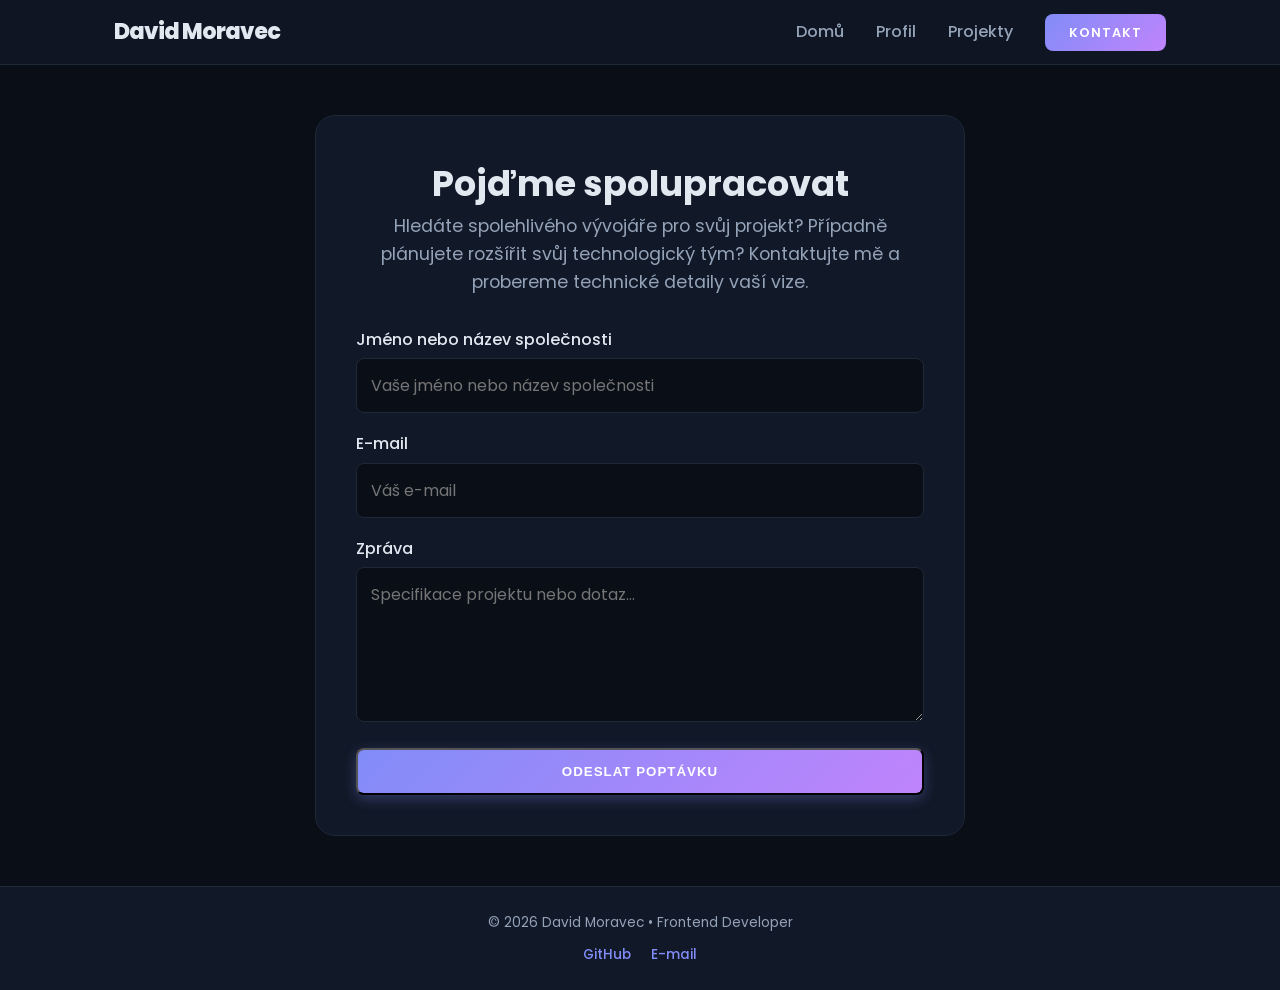
<file: kontakt.html>
<!DOCTYPE html>
<html lang="cs">
<head>
    <meta charset="UTF-8">
    <meta name="viewport" content="width=device-width, initial-scale=1.0">
    <meta name="description" content="Kontaktujte Davida Moravce ohledně tvorby webových stránek a frontend projektů.">
    <title>Kontakt | Portfolio</title>
    <link rel="preconnect" href="https://fonts.googleapis.com">
    <link rel="preconnect" href="https://fonts.gstatic.com" crossorigin>
    <link href="https://fonts.googleapis.com/css2?family=Poppins:wght@300;400;500;600;700;800&display=swap" rel="stylesheet">
    <link rel="stylesheet" href="style.css">
</head>
<body>

    <header class="header">
        <nav class="nav container">
            <a href="index.html" class="logo">David <span class="accent">Moravec</span></a>
            <button
               class="hamburger"
               id="hamburger"
               type="button"
               aria-label="Otevřít navigační menu"
               aria-expanded="false"
               aria-controls="nav-list">
               <span></span>
               <span></span>
               <span></span>
            </button>
            <ul class="nav-list" id="nav-list">
                <li><a href="index.html" class="nav-link">Domů</a></li>
                <li><a href="omne.html" class="nav-link">Profil</a></li>
                <li><a href="projekty.html" class="nav-link">Projekty</a></li>
                <li><a href="kontakt.html" class="nav-link btn-contact active">Kontakt</a></li>
            </ul>
        </nav>
    </header>

    <main class="page-content">
        <section class="contact container reveal">
            <div class="contact-box">
                <h2 class="section-title">Pojďme spolupracovat</h2>
                <p class="contact-subtitle">Hledáte spolehlivého vývojáře pro svůj projekt? Případně plánujete rozšířit svůj technologický tým? Kontaktujte mě a probereme technické detaily vaší vize.</p>
                
<form action="https://formspree.io/f/myknpged" method="POST" class="contact-form">
    <div class="form-group">
        <label for="name">Jméno nebo název společnosti</label>
        <input
            type="text"
            id="name"
            name="name"
            placeholder="Vaše jméno nebo název společnosti"
            autocomplete="name"
            required>
    </div>

    <div class="form-group">
        <label for="email">E-mail</label>
        <input
            type="email"
            id="email"
            name="email"
            placeholder="Váš e-mail"
            autocomplete="email"
            required>
    </div>

    <div class="form-group">
        <label for="message">Zpráva</label>
        <textarea
            id="message"
            name="message"
            rows="5"
            placeholder="Specifikace projektu nebo dotaz..."
            required></textarea>
    </div>

    <button type="submit" class="btn btn-primary full-width">Odeslat poptávku</button>
</form>
            </div>
        </section>
    </main>

   <footer class="footer">
    <div class="container">
        <p>&copy; 2026 David Moravec • Frontend Developer</p>

        <div class="social-links">
            <a href="https://github.com/Sedrik544"
               target="_blank"
               rel="noopener noreferrer">
                GitHub
            </a>

            <a href="mailto:moravecdaja@gmail.com">
                E-mail
            </a>
        </div>
    </div>
</footer>

    <script src="script.js"></script>
</body>
</html>
</file>
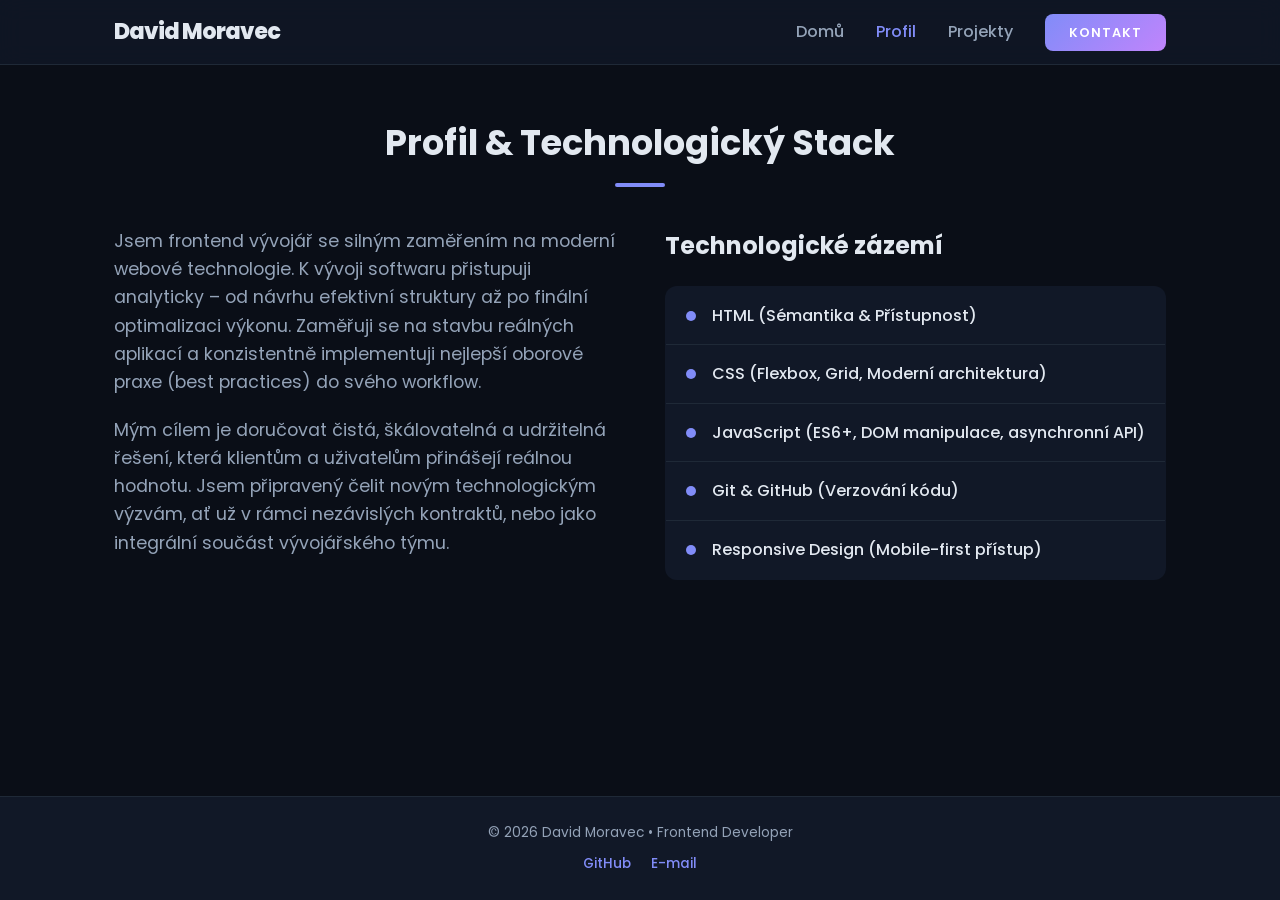
<file: omne.html>
<!DOCTYPE html>
<html lang="cs">
<head>
    <meta charset="UTF-8">
    <meta name="viewport" content="width=device-width, initial-scale=1.0">
    <meta name="description" content="Profil Davida Moravce, frontend vývojáře se zaměřením na HTML, CSS, JavaScript a responzivní design.">
    <title>Profil | Portfolio</title>
    <link rel="preconnect" href="https://fonts.googleapis.com">
    <link rel="preconnect" href="https://fonts.gstatic.com" crossorigin>
    <link href="https://fonts.googleapis.com/css2?family=Poppins:wght@300;400;500;600;700;800&display=swap" rel="stylesheet">
    <link rel="stylesheet" href="style.css">
</head>
<body>

    <header class="header">
        <nav class="nav container">
            <a href="index.html" class="logo">David <span class="accent">Moravec</span></a>
            <button
    class="hamburger"
    id="hamburger"
    type="button"
    aria-label="Otevřít navigační menu"
    aria-expanded="false"
    aria-controls="nav-list">
    <span></span>
    <span></span>
    <span></span>
</button>
            <ul class="nav-list" id="nav-list">
                <li><a href="index.html" class="nav-link">Domů</a></li>
                <li><a href="omne.html" class="nav-link active">Profil</a></li>
                <li><a href="projekty.html" class="nav-link">Projekty</a></li>
                <li><a href="kontakt.html" class="nav-link btn-contact">Kontakt</a></li>
            </ul>
        </nav>
    </header>

    <main class="page-content">
        <section class="about container reveal">
            <div class="section-header">
                <h2 class="section-title">Profil & Technologický Stack</h2>
                <div class="title-line"></div>
            </div>
            <div class="about-grid">
                <div class="about-info">
                    <p>Jsem frontend vývojář se silným zaměřením na moderní webové technologie. K vývoji softwaru přistupuji analyticky – od návrhu efektivní struktury až po finální optimalizaci výkonu. Zaměřuji se na stavbu reálných aplikací a konzistentně implementuji nejlepší oborové praxe (best practices) do svého workflow.</p>
                    <p>Mým cílem je doručovat čistá, škálovatelná a udržitelná řešení, která klientům a uživatelům přinášejí reálnou hodnotu. Jsem připravený čelit novým technologickým výzvám, ať už v rámci nezávislých kontraktů, nebo jako integrální součást vývojářského týmu.</p>
                </div>
                <div class="about-skills">
                    <h3 class="skills-subtitle">Technologické zázemí</h3>
                    <div class="skills-table-container">
                        <table class="skills-table">
                            <tr><td><i class="dot"></i> HTML (Sémantika & Přístupnost)</td></tr>
                            <tr><td><i class="dot"></i> CSS (Flexbox, Grid, Moderní architektura)</td></tr>
                            <tr><td><i class="dot"></i> JavaScript (ES6+, DOM manipulace, asynchronní API)</td></tr>
                            <tr><td><i class="dot"></i> Git & GitHub (Verzování kódu)</td></tr>
                            <tr><td><i class="dot"></i> Responsive Design (Mobile-first přístup)</td></tr>
                        </table>
                    </div>
                </div>
            </div>
        </section>
    </main>

   <footer class="footer">
    <div class="container">
        <p>&copy; 2026 David Moravec • Frontend Developer</p>

        <div class="social-links">
            <a href="https://github.com/Sedrik544"
               target="_blank"
               rel="noopener noreferrer">
                GitHub
            </a>

            <a href="mailto:moravecdaja@gmail.com">
                E-mail
            </a>
        </div>
    </div>
</footer>

    <script src="script.js"></script>
</body>
</html>
</file>
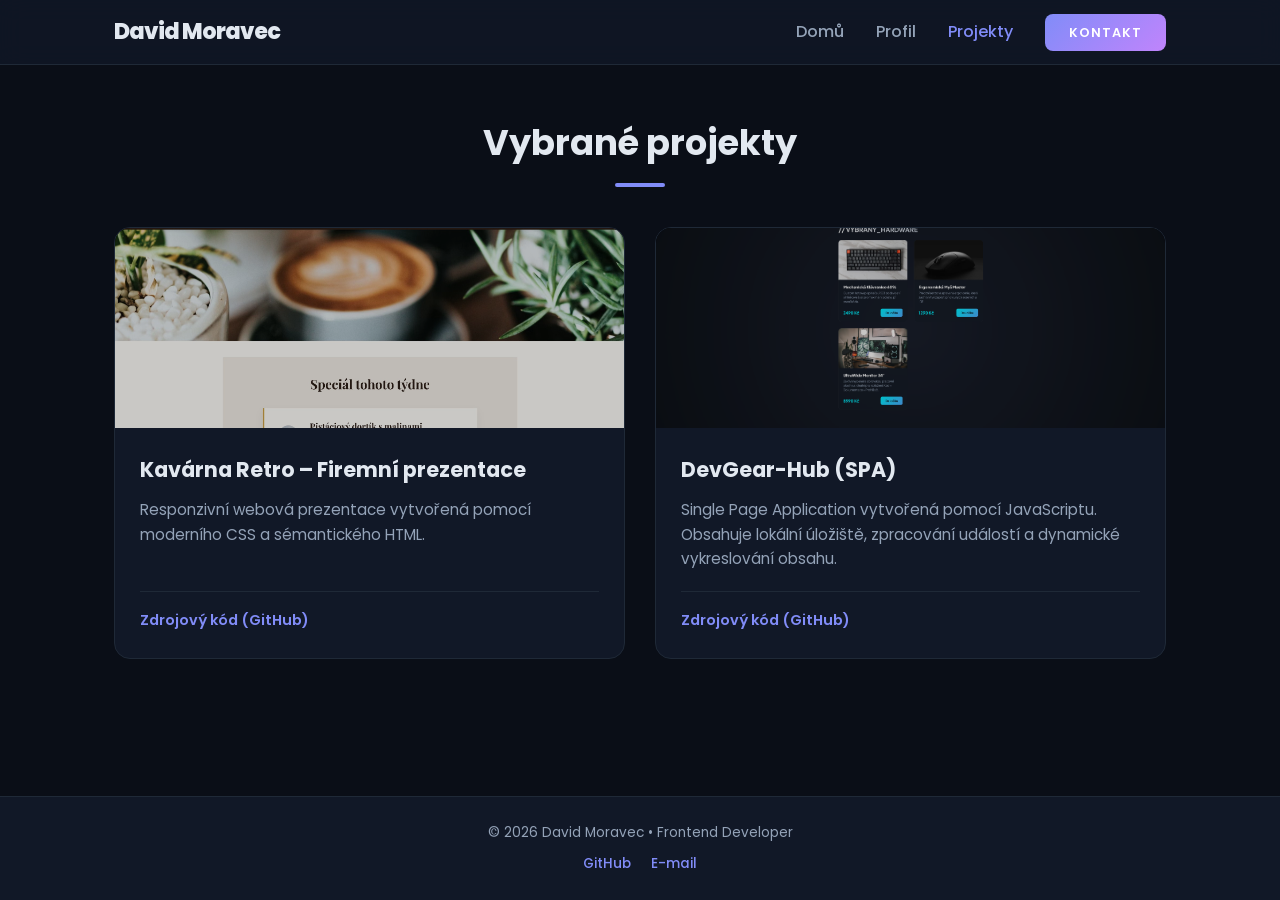
<file: projekty.html>
<!DOCTYPE html>
<html lang="cs">
<head>
    <meta charset="UTF-8">
    <meta name="viewport" content="width=device-width, initial-scale=1.0">
    <meta name="description" content="Ukázky projektů Davida Moravce – moderní webové stránky a JavaScriptové aplikace.">
    <title>Projekty | Portfolio</title>
    <link rel="preconnect" href="https://fonts.googleapis.com">
    <link rel="preconnect" href="https://fonts.gstatic.com" crossorigin>
    <link href="https://fonts.googleapis.com/css2?family=Poppins:wght@300;400;500;600;700;800&display=swap" rel="stylesheet">
    <link rel="stylesheet" href="style.css">
</head>
<body>

    <header class="header">
        <nav class="nav container">
            <a href="index.html" class="logo">David <span class="accent">Moravec</span></a>
           <button
    class="hamburger"
    id="hamburger"
    type="button"
    aria-label="Otevřít navigační menu"
    aria-expanded="false"
    aria-controls="nav-list">
    <span></span>
    <span></span>
    <span></span>
</button>
            <ul class="nav-list" id="nav-list">
                <li><a href="index.html" class="nav-link">Domů</a></li>
                <li><a href="omne.html" class="nav-link">Profil</a></li>
                <li><a href="projekty.html" class="nav-link active">Projekty</a></li>
                <li><a href="kontakt.html" class="nav-link btn-contact">Kontakt</a></li>
            </ul>
        </nav>
    </header>

    <main class="page-content">
        <section class="projects container reveal">
            <div class="section-header">
                <h2 class="section-title">Vybrané projekty</h2>
                <div class="title-line"></div>
            </div>
<div class="projects-grid">

    <article class="project-card">
        <div class="project-img-wrapper">
            <img
                src="screenshot1.jpg"
                alt="Web pro Kavárnu"
                loading="lazy">

            <div class="overlay">
                <a
                    href="https://sedrik544.github.io/moje-kavarna/"
                    target="_blank"
                    rel="noopener noreferrer"
                    class="overlay-link">
                    Live produkce
                </a>
            </div>
        </div>

        <div class="project-body">
            <h3>Kavárna Retro – Firemní prezentace</h3>

            <p>
                Responzivní webová prezentace vytvořená pomocí moderního CSS
                a sémantického HTML.
            </p>

            <div class="project-footer">
                <a
                    href="https://github.com/sedrik544/moje-kavarna"
                    target="_blank"
                    rel="noopener noreferrer"
                    class="github-link">
                    Zdrojový kód (GitHub)
                </a>
            </div>
        </div>
    </article>

    <article class="project-card">
        <div class="project-img-wrapper">
            <img
                src="devgear-hub.png"
                alt="DevGear-Hub aplikace"
                loading="lazy">

            <div class="overlay">
                <a
                    href="https://sedrik544.github.io/DevGear-Hub/"
                    target="_blank"
                    rel="noopener noreferrer"
                    class="overlay-link">
                    Live produkce
                </a>
            </div>
        </div>

        <div class="project-body">
            <h3>DevGear-Hub (SPA)</h3>

            <p>
                Single Page Application vytvořená pomocí JavaScriptu.
                Obsahuje lokální úložiště, zpracování událostí a dynamické
                vykreslování obsahu.
            </p>

            <div class="project-footer">
                <a
                    href="https://github.com/sedrik544/DevGear-Hub"
                    target="_blank"
                    rel="noopener noreferrer"
                    class="github-link">
                    Zdrojový kód (GitHub)
                </a>
            </div>
        </div>
    </article>

</div>
        </section>
    </main>

   <footer class="footer">
    <div class="container">
        <p>&copy; 2026 David Moravec • Frontend Developer</p>

        <div class="social-links">
            <a href="https://github.com/Sedrik544"
               target="_blank"
               rel="noopener noreferrer">
                GitHub
            </a>

            <a href="mailto:moravecdaja@gmail.com">
                E-mail
            </a>
        </div>
    </div>
</footer>

    <script src="script.js"></script>
</body>
</html>
</file>
<file: style.css>
/* --- CSS RESET & VARIABLES --- */
:root {
    /* HLAVNÍ PALETA - Midnight Executive */
    --bg-body: #0a0e17;      /* Skoro černá s nádechem modré - zabije prázdnotu */
    --bg-card: #111827;      /* Karty, header - o stupeň světlejší pro hloubku */
    --primary: #818cf8;      /* Neonově fialová - moderní, prémiový akcent */
    --primary-hover: #a5b4fc;
    
    /* TEXTOVÁ PALETA - Perfektní čitelnost na temném */
    --text-main: #e2e8f0;    /* Hlavní text - jemně šedobílá, neštípe do očí */
    --text-light: #94a3b8;   /* Popisky, vedlejší text - tlumená břidlicová */
    --white: #ffffff;
    
    /* DEKORATIVNÍ PRVKY */
    --border: #1f2937;       /* Velmi tmavé čáry - jemné oddělení */
    --accent-gradient: linear-gradient(135deg, #818cf8 0%, #c084fc 100%);
    
    /* EFEKTY */
    --shadow-lg: 0 20px 25px -5px rgba(0, 0, 0, 0.5); /* Hlubší stíny pro temný režim */
    --transition: all 0.2s ease-in-out; /* Rychlejší, dravější animace */
}

* { margin: 0; padding: 0; box-sizing: border-box; }
html { scroll-behavior: smooth; }

body {
    font-family: 'Poppins', sans-serif;
    color: var(--text-main);
    background-color: var(--bg-body);
    line-height: 1.6;
    overflow-x: hidden;
    display: flex;
    flex-direction: column;
    min-height: 100vh;
}

main { flex: 1; }
.page-content { padding: 50px 0; }
.container { max-width: 1100px; margin: 0 auto; padding: 0 24px; }

/* --- HEADER & NAVIGATION (Glassmorphism efekt) --- */
.header {
    background: rgba(17, 24, 39, 0.8); /* Průhlednější pro moderní vibe */
    backdrop-filter: blur(12px);
    position: sticky;
    top: 0;
    z-index: 1000;
    border-bottom: 1px solid var(--border);
    padding: 14px 0;
}

.nav { display: flex; justify-content: space-between; align-items: center; }
.logo { font-size: 1.4rem; font-weight: 800; text-decoration: none; color: var(--text-main); letter-spacing: -1px;}
.nav-list { display: flex; list-style: none; gap: 32px; align-items: center; transition: var(--transition); }
.nav-link { text-decoration: none; color: var(--text-light); font-weight: 500; transition: var(--transition); }
.nav-link:hover, .nav-link.active { color: var(--primary); }

.btn-contact { background: var(--accent-gradient); color: var(--white) !important; padding: 10px 24px; border-radius: 8px; font-weight: 600; text-transform: uppercase; font-size: 0.8rem; letter-spacing: 1px;}
.btn-contact:hover { transform: translateY(-2px); box-shadow: 0 5px 15px rgba(129, 140, 248, 0.4); }

/* Hamburger Menu (Mobile) */
.hamburger { display: none; flex-direction: column; cursor: pointer; gap: 5px; z-index: 1001; }
.hamburger span { width: 25px; height: 3px; background-color: var(--text-main); border-radius: 2px; transition: var(--transition); }

/* --- HERO SECTION (Asymetrický, dynamický layout) --- */
.hero { 
    padding: 100px 0 60px;
    text-align: center;
    position: relative;
    /* Barevná skvrna na pozadí, která zaplní prázdnotu */
    background: radial-gradient(circle at 50% 10%, rgba(129, 140, 248, 0.15) 0%, var(--bg-body) 60%);
}

.badge { display: inline-block; background: rgba(129, 140, 248, 0.1); color: var(--primary); padding: 6px 16px; border-radius: 30px; font-weight: 600; font-size: 0.8rem; margin-bottom: 20px; border: 1px solid rgba(129, 140, 248, 0.2); }
.hero-title { font-size: clamp(2.5rem, 6vw, 4.2rem); font-weight: 800; margin-bottom: 16px; color: var(--text-main); line-height: 1.1; letter-spacing: -2px; }
.hero-text { font-size: 1.2rem; color: var(--text-light); max-width: 650px; margin: 0 auto 35px; }
.hero-btns { display: flex; gap: 16px; justify-content: center; flex-wrap: wrap; margin-bottom: 50px; }

/* --- FOTKA V HERO (Čistá, s efektem "okna") --- */
.hero-image-wrapper {
    max-width: 800px;
    margin: 0 auto;
    border-radius: 16px;
    overflow: hidden;
    box-shadow: 0 30px 60px -12px rgba(0, 0, 0, 0.7); /* Hluboký stín */
    border: 4px solid var(--bg-card); /* Vypadá to jako rámeček okna */
}

.hero-img {
    width: 100%;
    height: auto;
    display: block;
    transition: transform 0.5s;
}

.hero-image-wrapper:hover .hero-img {
    transform: scale(1.02);
}

/* --- BUTTONS --- */
.btn { display: inline-block; padding: 14px 32px; border-radius: 8px; text-decoration: none; font-weight: 600; transition: var(--transition); text-align: center; cursor: pointer; }
.btn-primary { background: var(--accent-gradient); color: var(--white); box-shadow: 0 4px 14px rgba(129, 140, 248, 0.3); }
.btn-primary:hover { transform: translateY(-3px); box-shadow: 0 6px 20px rgba(129, 140, 248, 0.5); }
.btn-outline { border: 2px solid var(--border); color: var(--text-main); background: transparent; }
.btn-outline:hover { border-color: var(--primary); color: var(--primary); background: rgba(129, 140, 248, 0.05); }
.full-width { width: 100%; }

/* --- ANIMACE (REVEAL & TYPING) --- */
.reveal { opacity: 0; transform: translateY(30px); transition: all 0.6s cubic-bezier(0.2, 0.8, 0.2, 1); }
.reveal.active { opacity: 1; transform: translateY(0); }

#typewriter::after { content: '|'; animation: blink 0.8s infinite; color: var(--primary); font-weight: 300; }
@keyframes blink { 0%, 100% { opacity: 1; } 50% { opacity: 0; } }

/* --- SECTION HEADERS --- */
.section-header { margin-bottom: 40px; text-align: center; }
.section-title { font-size: 2.2rem; font-weight: 700; color: var(--text-main); }
.title-line { width: 50px; height: 4px; background: var(--primary); margin: 12px auto 0; border-radius: 2px; }

/* --- ABOUT SECTION --- */
.about-grid { display: grid; grid-template-columns: 1fr 1fr; gap: 50px; align-items: start; }
.about-info p { font-size: 1.1rem; color: var(--text-light); margin-bottom: 20px; }
.skills-subtitle { font-size: 1.5rem; margin-bottom: 20px; color: var(--text-main); }
.skills-table { width: 100%; border-collapse: collapse; background: var(--bg-card); border: 1px solid var(--border); border-radius: 12px; overflow: hidden; }
.skills-table td { padding: 16px 20px; border-bottom: 1px solid var(--border); font-weight: 500; color: var(--text-main); }
.skills-table tr:last-child td { border-bottom: none; }
.skills-table tr:hover { background: rgba(129, 140, 248, 0.05); }
.dot { display: inline-block; width: 10px; height: 10px; background: var(--primary); border-radius: 50%; margin-right: 12px; }

/* --- PROJECTS SECTION --- */
.projects-grid { display: grid; grid-template-columns: repeat(auto-fit, minmax(320px, 1fr)); gap: 30px; }
.project-card { background: var(--bg-card); border-radius: 16px; border: 1px solid var(--border); overflow: hidden; transition: var(--transition); display: flex; flex-direction: column; }
.project-card:hover { transform: translateY(-8px); box-shadow: var(--shadow-lg); border-color: rgba(129, 140, 248, 0.3); }
.project-img-wrapper { height: 200px; background: #000; position: relative; overflow: hidden; }
.project-img-wrapper img { width: 100%; height: 100%; object-fit: cover; transition: transform 0.5s; opacity: 0.8; }
.project-card:hover .project-img-wrapper img { transform: scale(1.05); opacity: 1; }

.overlay { position: absolute; top: 0; left: 0; width: 100%; height: 100%; background: rgba(15, 23, 42, 0.85); display: flex; align-items: center; justify-content: center; opacity: 0; transition: var(--transition); backdrop-filter: blur(3px); }
.project-card:hover .overlay { opacity: 1; }
.overlay-link { color: var(--white); border: 2px solid var(--white); padding: 10px 24px; text-decoration: none; border-radius: 8px; font-weight: 600; text-transform: uppercase; font-size: 0.8rem; letter-spacing: 1px; transition: var(--transition); }
.overlay-link:hover { background: var(--white); color: #000; }

.project-body { padding: 25px; flex: 1; display: flex; flex-direction: column; }
.project-body h3 { font-size: 1.3rem; margin-bottom: 12px; color: var(--text-main); }
.project-body p { color: var(--text-light); margin-bottom: 20px; flex: 1; font-size: 0.95rem;}
.project-footer { border-top: 1px solid var(--border); padding-top: 15px; }
.github-link { color: var(--primary); font-weight: 600; text-decoration: none; font-size: 0.9rem; }
.github-link:hover { text-decoration: underline; }

/* --- CONTACT SECTION --- */
.contact-box { background: var(--bg-card); border: 1px solid var(--border); padding: 40px; border-radius: 20px; text-align: center; max-width: 650px; margin: 0 auto; }
.contact-subtitle { color: var(--text-light); margin-bottom: 30px; font-size: 1.1rem; }
.contact-form { text-align: left; }
.form-group { margin-bottom: 18px; }
.contact-form input, .contact-form textarea { width: 100%; padding: 14px; border: 1px solid var(--border); border-radius: 8px; background: var(--bg-body); font-family: inherit; font-size: 1rem; color: var(--text-main); transition: var(--transition); }
.contact-form input:focus, .contact-form textarea:focus { outline: none; border-color: var(--primary); box-shadow: 0 0 0 3px rgba(129, 140, 248, 0.1); }
.full-width { text-transform: uppercase; letter-spacing: 1px;}

/* --- FOOTER --- */
.footer { padding: 25px 0; text-align: center; border-top: 1px solid var(--border); color: var(--text-light); font-size: 0.85rem; background: var(--bg-card); }

/* --- RESPONSIVE / MOBILY --- */
@media (max-width: 768px) { 
    .about-grid { grid-template-columns: 1fr; gap: 30px; } 
    .hero { padding: 80px 0 50px; }
    .contact-box { padding: 30px 20px; }
    
    /* Mobilní Menu */
    .hamburger { display: flex; }
    .nav-list { position: fixed; top: 60px; left: -100%; width: 100%; background: var(--bg-card); flex-direction: column; padding: 30px 0; border-bottom: 1px solid var(--border); gap: 15px; }
    .nav-list.active { left: 0; }
    .nav-link { font-size: 1.1rem; }
}

.form-group label {
    display: block;
    margin-bottom: 6px;
    color: var(--text-main);
    font-weight: 500;
}

.social-links {
    display: flex;
    justify-content: center;
    gap: 20px;
    margin-top: 10px;
}

.social-links a {
    color: var(--primary);
    text-decoration: none;
    font-weight: 500;
}

.social-links a:hover {
    color: var(--primary-hover);
    text-decoration: underline;
}
</file>
